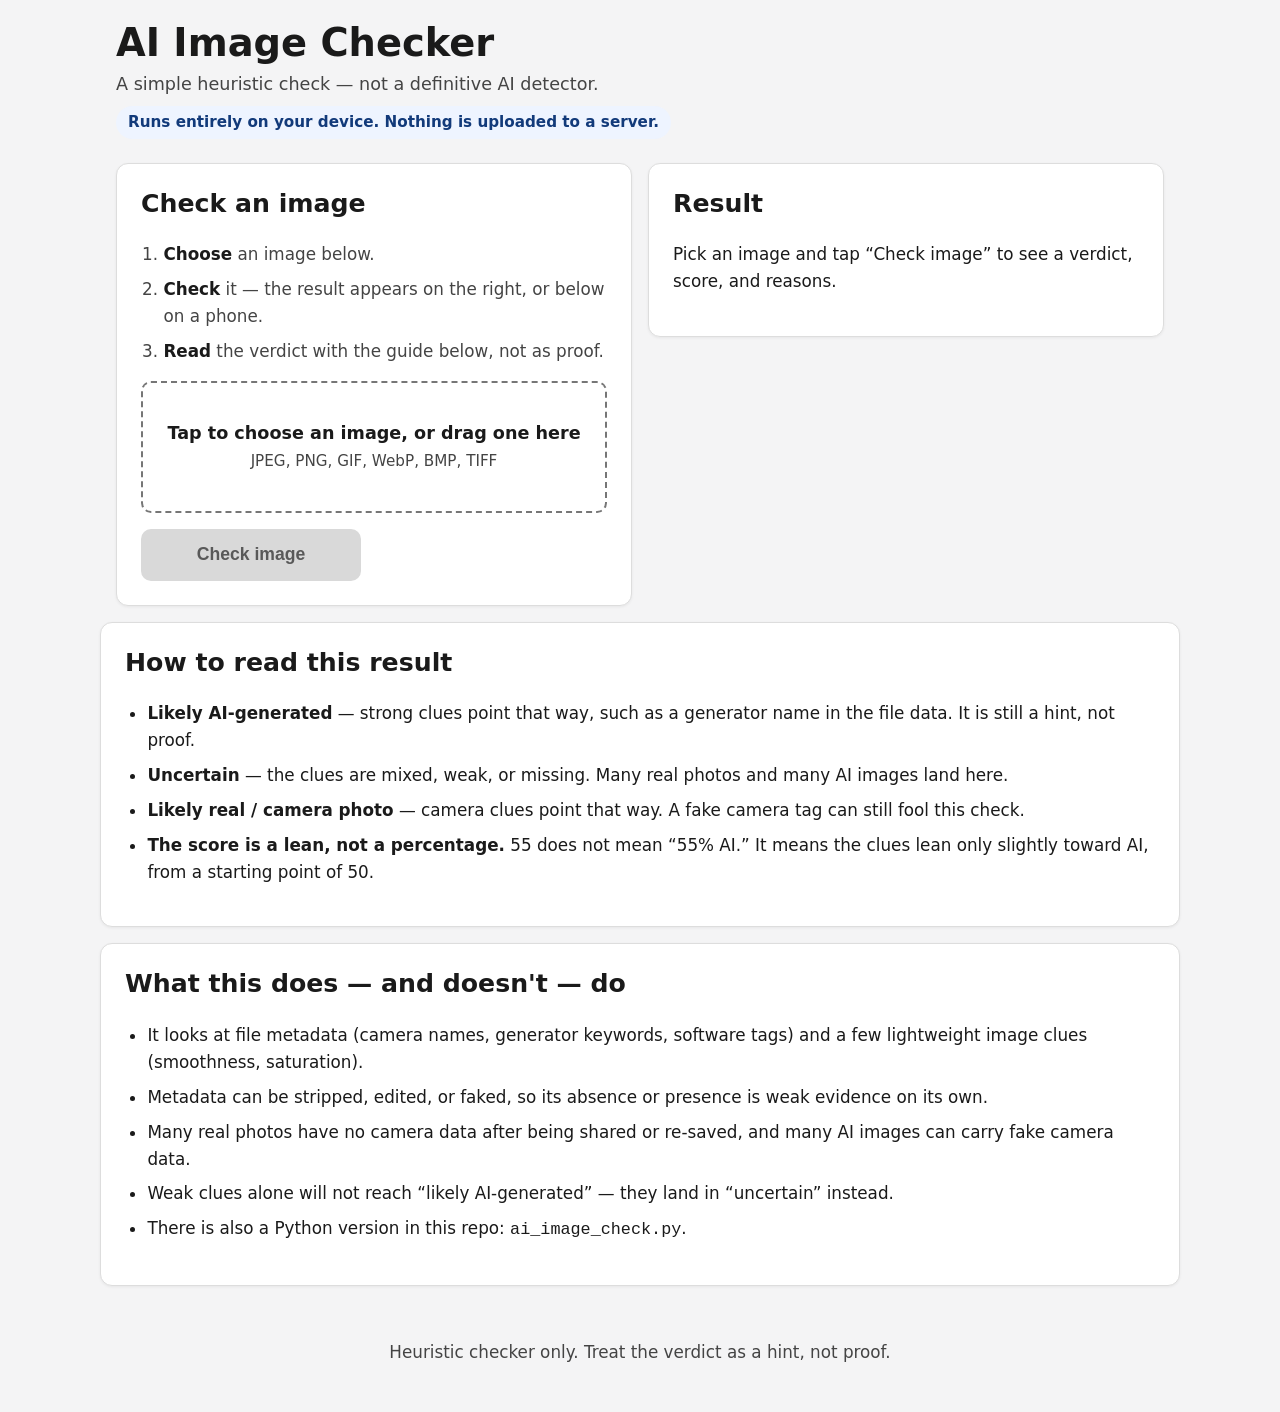
<file: index.html>
<!DOCTYPE html>
<html lang="en">
<head>
<meta charset="utf-8">
<meta name="viewport" content="width=device-width, initial-scale=1">
<meta name="theme-color" content="#0b5fff">
<title>AI Image Checker</title>
<meta name="description" content="A simple, client-side heuristic checker: is this image likely AI-generated, or a real camera photo?">
<link rel="stylesheet" href="style.css">
<link rel="icon" href="favicon.svg" type="image/svg+xml">
<link rel="manifest" href="manifest.webmanifest">
</head>
<body>
<a class="skip-link" href="#main">Skip to the image checker</a>

<header class="site-header">
  <h1>AI Image Checker</h1>
  <p class="tagline">A simple heuristic check — not a definitive AI detector.</p>
  <p class="privacy-note">Runs entirely on your device. Nothing is uploaded to a server.</p>
</header>

<main class="layout" id="main">
  <section class="card upload-card" aria-labelledby="upload-heading">
    <h2 id="upload-heading">Check an image</h2>
    <ol class="steps" aria-label="How to use the checker">
      <li><strong>Choose</strong> an image below.</li>
      <li><strong>Check</strong> it — the result appears on the right, or below on a phone.</li>
      <li><strong>Read</strong> the verdict with the guide below, not as proof.</li>
    </ol>

    <label class="dropzone" id="dropzone" for="file-input">
      <span class="dropzone-text">Tap to choose an image, or drag one here</span>
      <span class="dropzone-hint">JPEG, PNG, GIF, WebP, BMP, TIFF</span>
      <input type="file" id="file-input" accept="image/*" class="visually-hidden">
    </label>

    <button type="button" id="check-button" disabled>Check image</button>
    <p class="error" id="error" role="alert" hidden></p>

    <figure class="preview" id="preview" hidden>
      <img id="preview-img" alt="Preview of the image you selected">
      <figcaption id="file-info"></figcaption>
    </figure>
  </section>

  <section class="card result-card" aria-labelledby="result-heading" aria-live="polite">
    <h2 id="result-heading">Result</h2>
    <div id="empty-state">
      <p>Pick an image and tap “Check image” to see a verdict, score, and reasons.</p>
    </div>
    <div id="result" hidden>
      <p class="verdict" id="verdict"></p>
      <p class="score-line">Score: <strong id="score"></strong> / 100</p>
      <div class="score-bar" role="img" aria-label="AI likelihood score bar">
        <div class="score-fill" id="score-fill"></div>
      </div>
      <p class="score-scale" aria-hidden="true"><span>0</span><span>35</span><span>75</span><span>100</span></p>
      <p class="score-legend">0 = most like a real camera photo &nbsp;·&nbsp; 50 = uncertain &nbsp;·&nbsp; 100 = most like AI-generated</p>
      <h3>Reasons</h3>
      <ul id="reasons"></ul>
    </div>
  </section>
</main>

<section class="card how-to-read" aria-labelledby="how-to-read-heading">
  <h2 id="how-to-read-heading">How to read this result</h2>
  <ul>
    <li><strong>Likely AI-generated</strong> — strong clues point that way, such as a generator name in the file data. It is still a hint, not proof.</li>
    <li><strong>Uncertain</strong> — the clues are mixed, weak, or missing. Many real photos and many AI images land here.</li>
    <li><strong>Likely real / camera photo</strong> — camera clues point that way. A fake camera tag can still fool this check.</li>
    <li><strong>The score is a lean, not a percentage.</strong> 55 does not mean “55% AI.” It means the clues lean only slightly toward AI, from a starting point of 50.</li>
  </ul>
</section>

<section class="card limits">
  <h2>What this does — and doesn't — do</h2>
  <ul>
    <li>It looks at file metadata (camera names, generator keywords, software tags) and a few lightweight image clues (smoothness, saturation).</li>
    <li>Metadata can be stripped, edited, or faked, so its absence or presence is weak evidence on its own.</li>
    <li>Many real photos have no camera data after being shared or re-saved, and many AI images can carry fake camera data.</li>
    <li>Weak clues alone will not reach “likely AI-generated” — they land in “uncertain” instead.</li>
    <li>There is also a Python version in this repo: <code>ai_image_check.py</code>.</li>
  </ul>
</section>

<footer class="site-footer">
  <p>Heuristic checker only. Treat the verdict as a hint, not proof.</p>
</footer>

<script src="script.js"></script>
</body>
</html>
</file>
<file: style.css>
/* Mobile-first, responsive. No external fonts, frameworks, or network requests. */
* { box-sizing: border-box; }

:root {
  --text: #1a1a1a;
  --muted: #444;
  --page-bg: #f4f4f5;
  --card-bg: #fff;
  --card-border: #ddd;
  --accent: #0b5fff;
  --accent-dark: #0849cc;
  --accent-soft: #eef4ff;
  --track: #e5e5e5;
  --error: #a00;
  --focus: #0b5fff;
}

body {
  margin: 0;
  font-family: system-ui, -apple-system, "Segoe UI", Roboto, Arial, sans-serif;
  font-size: 1.05rem;
  line-height: 1.6;
  color: var(--text);
  background: var(--page-bg);
}

/* Keyboard users: a visible skip link, hidden until focused. */
.skip-link {
  position: absolute;
  left: -9999px;
  top: 0;
  background: var(--accent);
  color: #fff;
  padding: 0.75rem 1rem;
  border-radius: 0 0 10px 0;
  font-weight: 600;
  z-index: 10;
}
.skip-link:focus { left: 0; }

.site-header, .site-footer {
  max-width: 1080px;
  margin: 0 auto;
  padding: 1.25rem 1rem 0.5rem;
}

.site-header h1 {
  margin: 0 0 0.25rem;
  font-size: clamp(1.9rem, 6vw, 2.4rem);
  line-height: 1.2;
}
.tagline { margin: 0; color: var(--muted); font-size: 1.1rem; }
.privacy-note {
  margin: 0.5rem 0 0;
  display: inline-block;
  background: var(--accent-soft);
  color: #123a7a;
  border-radius: 999px;
  padding: 0.25rem 0.75rem;
  font-size: 0.95rem;
  font-weight: 600;
}

.layout {
  max-width: 1080px;
  margin: 0 auto;
  padding: 1rem;
  display: grid;
  gap: 1rem;
  grid-template-columns: 1fr;
  align-items: start;
}

.card {
  background: var(--card-bg);
  border: 1px solid var(--card-border);
  border-radius: 12px;
  padding: 1.25rem;
  box-shadow: 0 1px 3px rgba(0, 0, 0, 0.06);
}

.card h2 { margin-top: 0; line-height: 1.3; }
.card ul, .card ol { padding-left: 1.4rem; }
.card li { margin-bottom: 0.5rem; }

.how-to-read, .limits {
  max-width: 1080px;
  margin: 0 auto 1rem;
  width: calc(100% - 2rem);
}

/* Numbered steps, kept compact on phones. */
.steps { margin: 0 0 0.5rem; color: var(--muted); }
.steps strong { color: var(--text); }

.dropzone {
  display: block;
  border: 2px dashed #767676;
  border-radius: 10px;
  padding: 2.25rem 1rem;
  min-height: 132px;
  text-align: center;
  cursor: pointer;
  margin: 1rem 0;
  transition: border-color 150ms ease, background-color 150ms ease;
}
/* Visually hidden, but still activatable via its <label> — unlike
   display:none / hidden inputs, which some mobile browsers ignore. */
.visually-hidden {
  position: absolute;
  width: 1px;
  height: 1px;
  overflow: hidden;
  clip: rect(0 0 0 0);
  white-space: nowrap;
}

.dropzone:hover, .dropzone:focus-within { border-color: var(--accent); background: var(--accent-soft); }
.dropzone:active { background: #dde9ff; }
.dropzone-text { display: block; font-weight: 700; font-size: 1.1rem; }
.dropzone-hint { color: var(--muted); font-size: 0.95rem; }

button {
  width: 100%;
  min-height: 52px;
  padding: 0.75rem 1.25rem;
  font-size: 1.1rem;
  font-weight: 700;
  border: 0;
  border-radius: 10px;
  background: var(--accent);
  color: #fff;
  cursor: pointer;
  transition: background-color 150ms ease;
}
button:hover:not(:disabled) { background: var(--accent-dark); }
button:active:not(:disabled) { background: #063a9e; }
/* Clear keyboard focus, without relying on the browser default alone. */
button:focus-visible, .dropzone:focus-visible {
  outline: 3px solid var(--focus);
  outline-offset: 3px;
}
/* Higher-contrast disabled state than white-on-grey. */
button:disabled { background: #d9d9d9; color: #595959; cursor: not-allowed; }

.error { color: var(--error); font-weight: 700; }

.preview { margin: 1.25rem 0 0; }
.preview img {
  width: 100%;
  height: auto;
  max-height: 420px;
  object-fit: contain;
  border-radius: 8px;
  background: #eee;
}
.preview figcaption {
  margin-top: 0.5rem;
  color: var(--muted);
  font-size: 0.95rem;
  overflow-wrap: anywhere;
}

.verdict { font-size: 1.5rem; font-weight: 800; margin: 0.5rem 0; line-height: 1.3; }
.verdict.ai { color: #8a1c1c; }
.verdict.real { color: #14632e; }
.verdict.uncertain { color: #7a5a00; }

.score-line { font-size: 1.1rem; }
.score-bar {
  height: 20px;
  background: var(--track);
  border-radius: 10px;
  overflow: hidden;
}
.score-fill { height: 100%; width: 50%; background: var(--accent); }
/* Threshold markers under the bar: 0, 35, 75, 100. Purely visual;
   the score value itself is still set by script.js. */
.score-scale {
  display: flex;
  justify-content: space-between;
  margin: 0.25rem 0 0;
  color: var(--muted);
  font-size: 0.85rem;
}
.score-legend { color: var(--muted); font-size: 0.95rem; }

#reasons li { margin-bottom: 0.6rem; }

.site-footer { padding-bottom: 2rem; color: var(--muted); text-align: center; }

/* PC / tablet: two columns side by side, narrower button, result
   stays visible at the top while scrolling the upload column. */
@media (min-width: 800px) {
  .layout { grid-template-columns: 1fr 1fr; }
  .result-card { position: sticky; top: 1rem; }
  button { width: auto; min-width: 220px; }
  .card { padding: 1.5rem; }
}

/* Dark mode, using only system colours — no extra downloads. */
@media (prefers-color-scheme: dark) {
  :root {
    --text: #f2f2f2;
    --muted: #c9c9c9;
    --page-bg: #17181a;
    --card-bg: #232527;
    --card-border: #444;
    --accent-soft: #1e2f52;
    --track: #444;
  }
  .privacy-note { color: #cfe0ff; }
  .dropzone { border-color: #999; }
  .preview img { background: #333; }
  button:disabled { background: #444; color: #ccc; }
  .verdict.ai { color: #ff9a9a; }
  .verdict.real { color: #8fd9a8; }
  .verdict.uncertain { color: #ffd970; }
}

@media (prefers-reduced-motion: reduce) {
  .dropzone, button { transition: none; }
}
</file>
